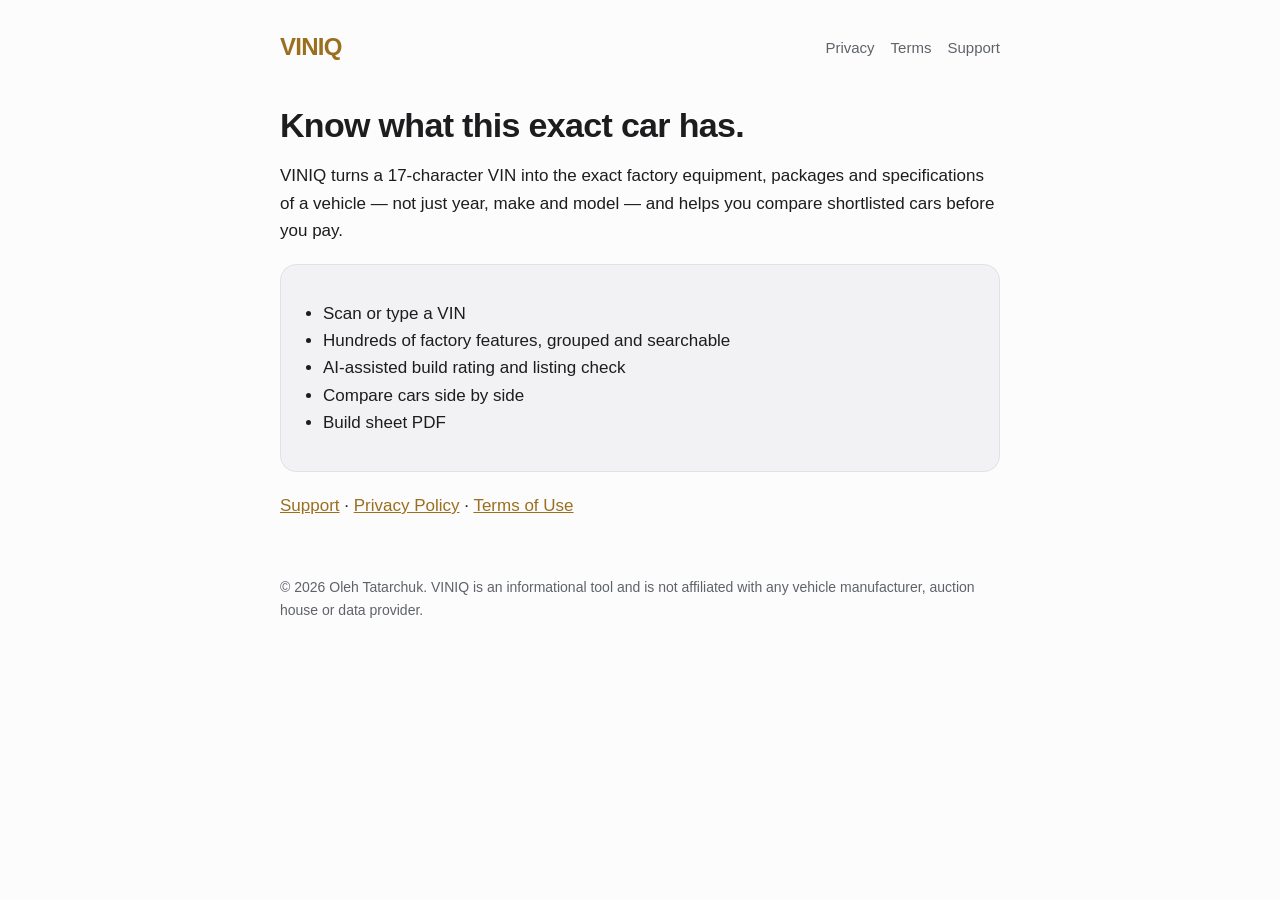
<file: index.html>
<!doctype html>
<html lang="en"><head><meta charset="utf-8">
<meta name="viewport" content="width=device-width,initial-scale=1">
<title>VINIQ — Know what this exact car has</title>
<meta name="description" content="VINIQ decodes a VIN into the exact factory equipment of a vehicle and helps you compare cars before you buy.">
<link rel="stylesheet" href="style.css">
</head><body>
<header><a class="brand" href="index.html">VINIQ</a>
<nav><a href="privacy.html">Privacy</a><a href="terms.html">Terms</a><a href="support.html">Support</a></nav></header>
<main>

<h1>Know what this exact car has.</h1>
<p>VINIQ turns a 17-character VIN into the exact factory equipment, packages and specifications of a vehicle &mdash; not just year, make and model &mdash; and helps you compare shortlisted cars before you pay.</p>
<div class="card"><ul>
<li>Scan or type a VIN</li><li>Hundreds of factory features, grouped and searchable</li>
<li>AI-assisted build rating and listing check</li><li>Compare cars side by side</li><li>Build sheet PDF</li></ul></div>
<p><a href="support.html">Support</a> &middot; <a href="privacy.html">Privacy Policy</a> &middot; <a href="terms.html">Terms of Use</a></p>
</main>
<footer>&copy; 2026 Oleh Tatarchuk. VINIQ is an informational tool and is not affiliated with any vehicle manufacturer, auction house or data provider.</footer>
</body></html>
</file>
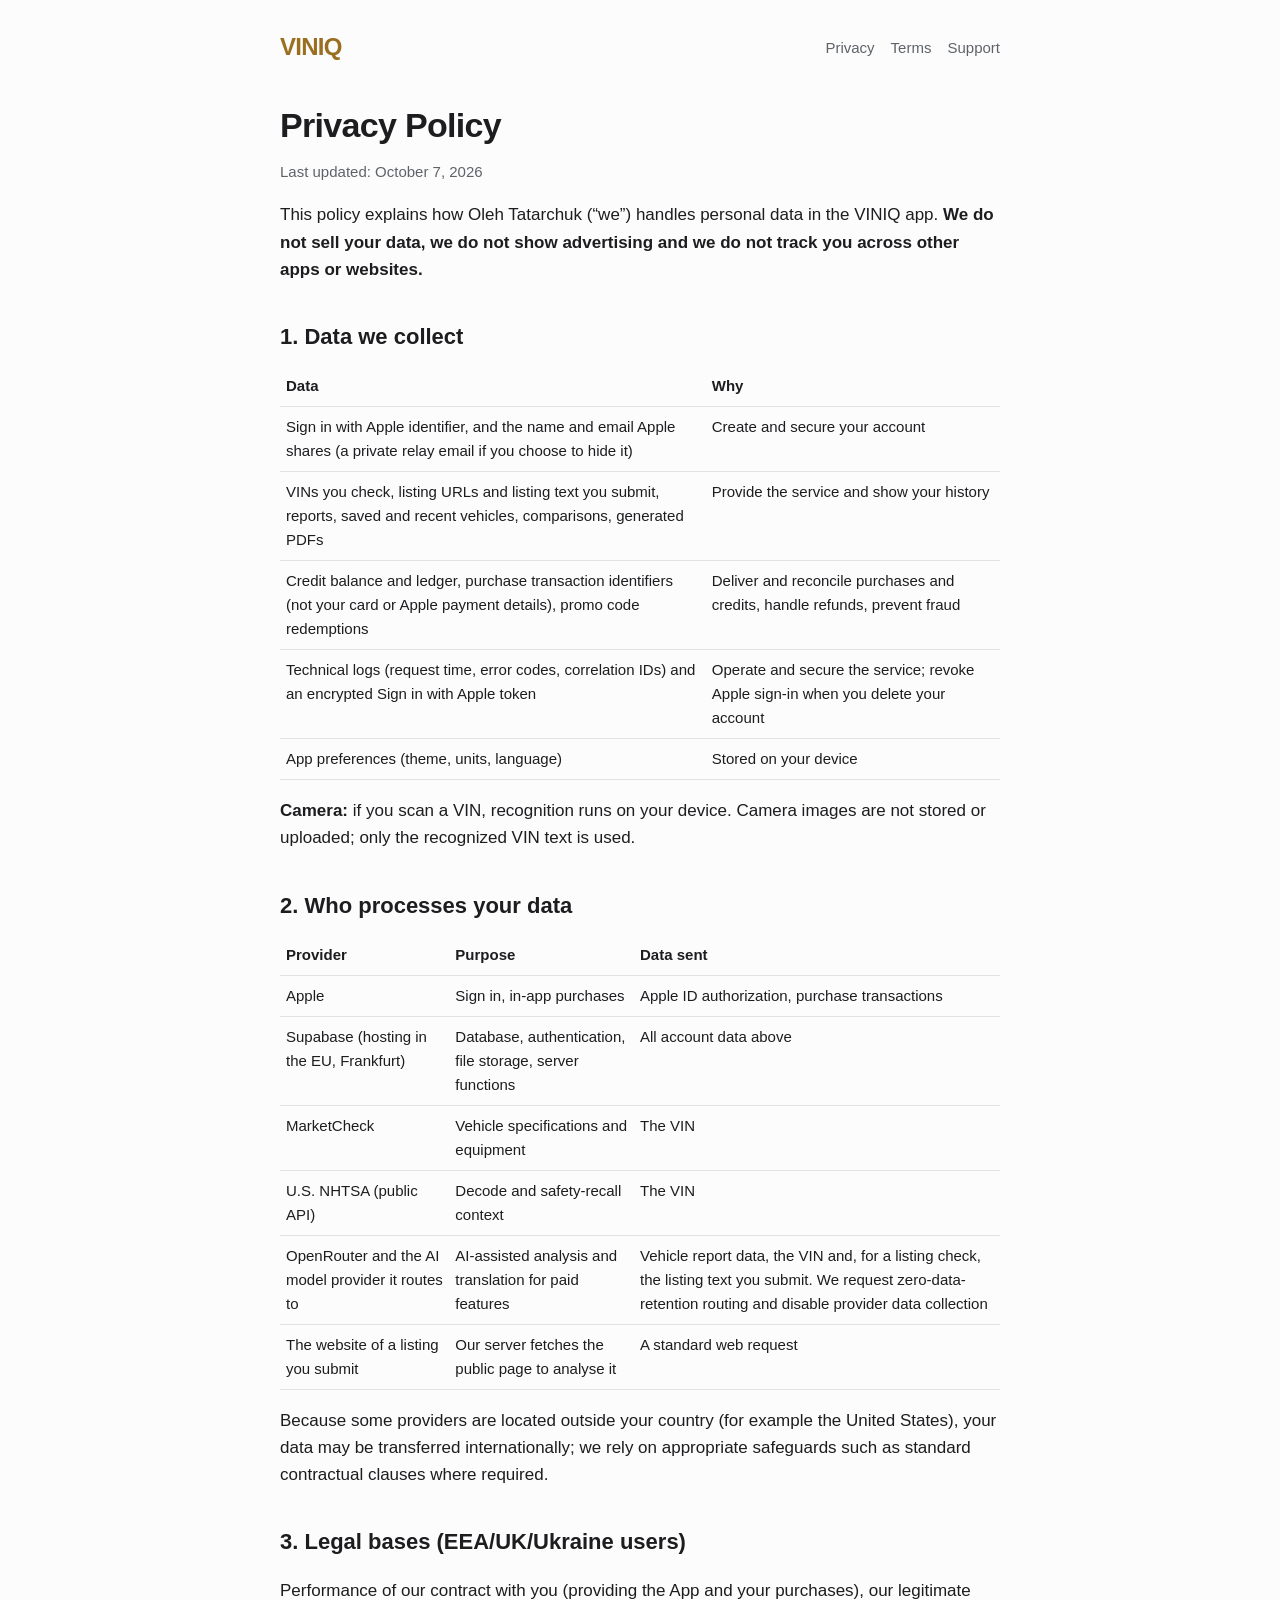
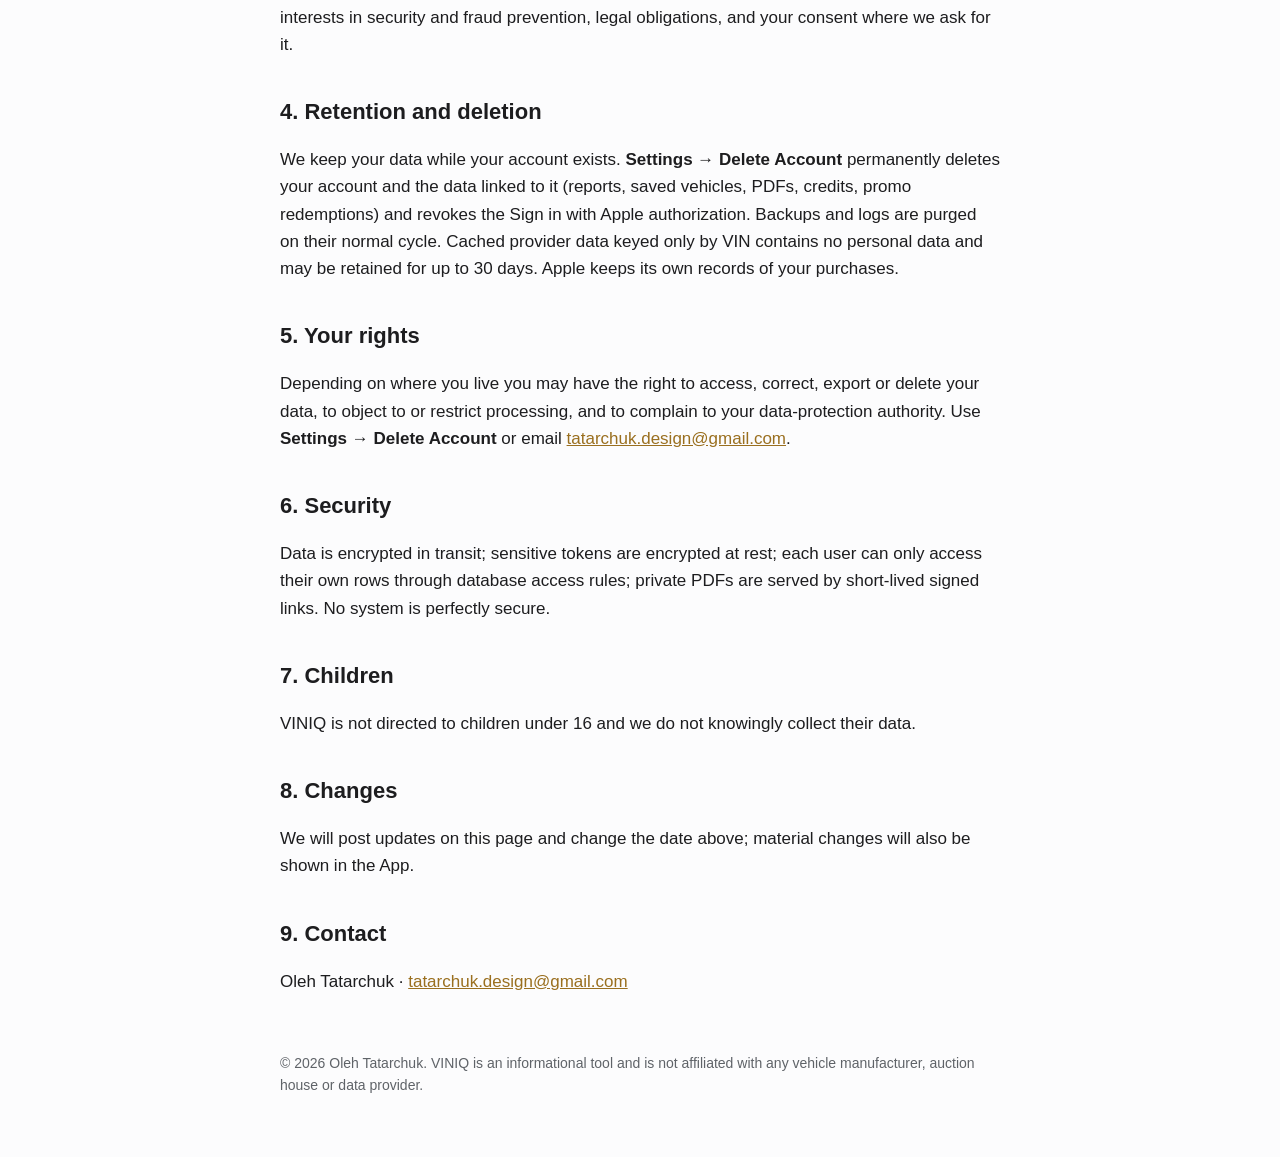
<file: privacy.html>
<!doctype html>
<html lang="en"><head><meta charset="utf-8">
<meta name="viewport" content="width=device-width,initial-scale=1">
<title>VINIQ Privacy Policy</title>
<meta name="description" content="What data VINIQ collects, why, who we share it with, and how you can delete it.">
<link rel="stylesheet" href="style.css">
</head><body>
<header><a class="brand" href="index.html">VINIQ</a>
<nav><a href="privacy.html">Privacy</a><a href="terms.html">Terms</a><a href="support.html">Support</a></nav></header>
<main>

<h1>Privacy Policy</h1>
<p class="muted">Last updated: October 7, 2026</p>
<p>This policy explains how Oleh Tatarchuk (&ldquo;we&rdquo;) handles personal data in the VINIQ app. <b>We do not sell your data, we do not show advertising and we do not track you across other apps or websites.</b></p>
<h2>1. Data we collect</h2>
<table><tr><th>Data</th><th>Why</th></tr>
<tr><td>Sign in with Apple identifier, and the name and email Apple shares (a private relay email if you choose to hide it)</td><td>Create and secure your account</td></tr>
<tr><td>VINs you check, listing URLs and listing text you submit, reports, saved and recent vehicles, comparisons, generated PDFs</td><td>Provide the service and show your history</td></tr>
<tr><td>Credit balance and ledger, purchase transaction identifiers (not your card or Apple payment details), promo code redemptions</td><td>Deliver and reconcile purchases and credits, handle refunds, prevent fraud</td></tr>
<tr><td>Technical logs (request time, error codes, correlation IDs) and an encrypted Sign in with Apple token</td><td>Operate and secure the service; revoke Apple sign-in when you delete your account</td></tr>
<tr><td>App preferences (theme, units, language)</td><td>Stored on your device</td></tr></table>
<p><b>Camera:</b> if you scan a VIN, recognition runs on your device. Camera images are not stored or uploaded; only the recognized VIN text is used.</p>
<h2>2. Who processes your data</h2>
<table><tr><th>Provider</th><th>Purpose</th><th>Data sent</th></tr>
<tr><td>Apple</td><td>Sign in, in-app purchases</td><td>Apple ID authorization, purchase transactions</td></tr>
<tr><td>Supabase (hosting in the EU, Frankfurt)</td><td>Database, authentication, file storage, server functions</td><td>All account data above</td></tr>
<tr><td>MarketCheck</td><td>Vehicle specifications and equipment</td><td>The VIN</td></tr>
<tr><td>U.S. NHTSA (public API)</td><td>Decode and safety-recall context</td><td>The VIN</td></tr>
<tr><td>OpenRouter and the AI model provider it routes to</td><td>AI-assisted analysis and translation for paid features</td><td>Vehicle report data, the VIN and, for a listing check, the listing text you submit. We request zero-data-retention routing and disable provider data collection</td></tr>
<tr><td>The website of a listing you submit</td><td>Our server fetches the public page to analyse it</td><td>A standard web request</td></tr></table>
<p>Because some providers are located outside your country (for example the United States), your data may be transferred internationally; we rely on appropriate safeguards such as standard contractual clauses where required.</p>
<h2>3. Legal bases (EEA/UK/Ukraine users)</h2>
<p>Performance of our contract with you (providing the App and your purchases), our legitimate interests in security and fraud prevention, legal obligations, and your consent where we ask for it.</p>
<h2>4. Retention and deletion</h2>
<p>We keep your data while your account exists. <b>Settings &rarr; Delete Account</b> permanently deletes your account and the data linked to it (reports, saved vehicles, PDFs, credits, promo redemptions) and revokes the Sign in with Apple authorization. Backups and logs are purged on their normal cycle. Cached provider data keyed only by VIN contains no personal data and may be retained for up to 30 days. Apple keeps its own records of your purchases.</p>
<h2>5. Your rights</h2>
<p>Depending on where you live you may have the right to access, correct, export or delete your data, to object to or restrict processing, and to complain to your data-protection authority. Use <b>Settings &rarr; Delete Account</b> or email <a href="mailto:tatarchuk.design@gmail.com">tatarchuk.design@gmail.com</a>.</p>
<h2>6. Security</h2>
<p>Data is encrypted in transit; sensitive tokens are encrypted at rest; each user can only access their own rows through database access rules; private PDFs are served by short-lived signed links. No system is perfectly secure.</p>
<h2>7. Children</h2>
<p>VINIQ is not directed to children under 16 and we do not knowingly collect their data.</p>
<h2>8. Changes</h2>
<p>We will post updates on this page and change the date above; material changes will also be shown in the App.</p>
<h2>9. Contact</h2>
<p>Oleh Tatarchuk &middot; <a href="mailto:tatarchuk.design@gmail.com">tatarchuk.design@gmail.com</a></p>
</main>
<footer>&copy; 2026 Oleh Tatarchuk. VINIQ is an informational tool and is not affiliated with any vehicle manufacturer, auction house or data provider.</footer>
</body></html>
</file>
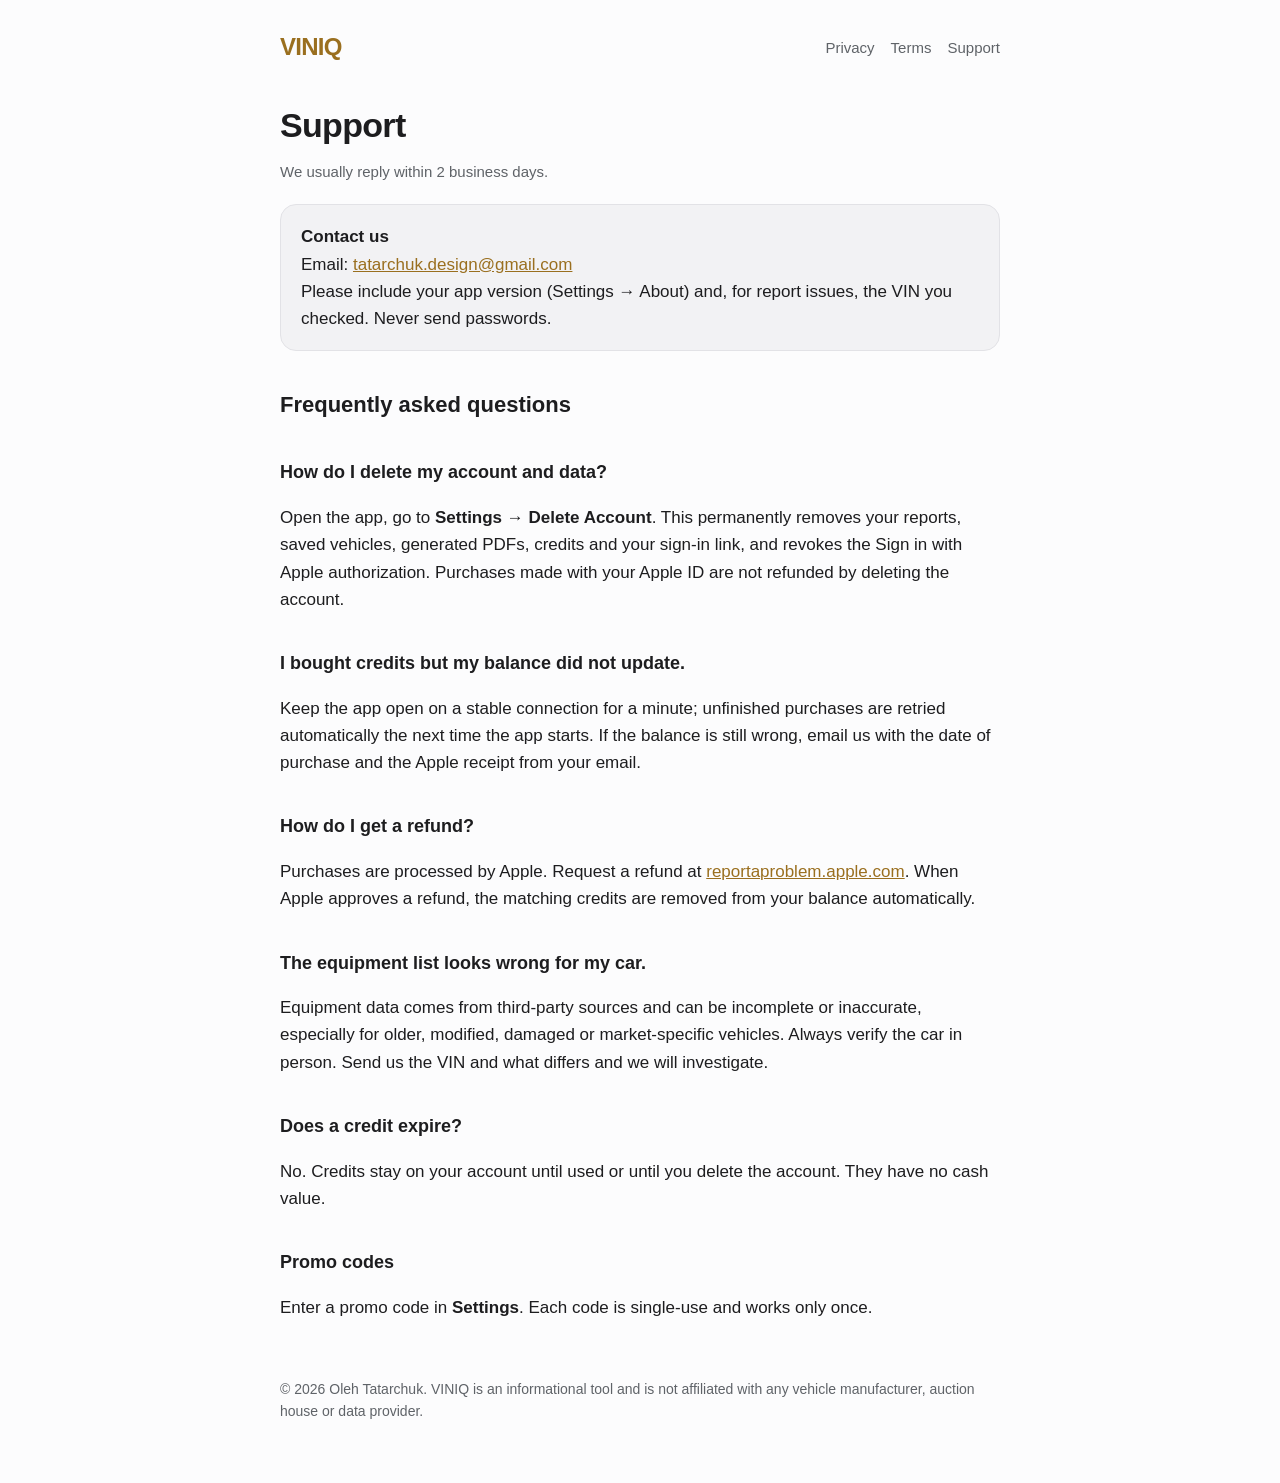
<file: support.html>
<!doctype html>
<html lang="en"><head><meta charset="utf-8">
<meta name="viewport" content="width=device-width,initial-scale=1">
<title>VINIQ Support</title>
<meta name="description" content="Get help with VINIQ: contact, FAQ, account deletion and purchases.">
<link rel="stylesheet" href="style.css">
</head><body>
<header><a class="brand" href="index.html">VINIQ</a>
<nav><a href="privacy.html">Privacy</a><a href="terms.html">Terms</a><a href="support.html">Support</a></nav></header>
<main>

<h1>Support</h1>
<p class="muted">We usually reply within 2 business days.</p>
<div class="card"><strong>Contact us</strong><br>Email: <a href="mailto:tatarchuk.design@gmail.com">tatarchuk.design@gmail.com</a><br>
Please include your app version (Settings &rarr; About) and, for report issues, the VIN you checked. Never send passwords.</div>
<h2>Frequently asked questions</h2>
<h2 style="font-size:18px">How do I delete my account and data?</h2>
<p>Open the app, go to <b>Settings &rarr; Delete Account</b>. This permanently removes your reports, saved vehicles, generated PDFs, credits and your sign-in link, and revokes the Sign in with Apple authorization. Purchases made with your Apple ID are not refunded by deleting the account.</p>
<h2 style="font-size:18px">I bought credits but my balance did not update.</h2>
<p>Keep the app open on a stable connection for a minute; unfinished purchases are retried automatically the next time the app starts. If the balance is still wrong, email us with the date of purchase and the Apple receipt from your email.</p>
<h2 style="font-size:18px">How do I get a refund?</h2>
<p>Purchases are processed by Apple. Request a refund at <a href="https://reportaproblem.apple.com">reportaproblem.apple.com</a>. When Apple approves a refund, the matching credits are removed from your balance automatically.</p>
<h2 style="font-size:18px">The equipment list looks wrong for my car.</h2>
<p>Equipment data comes from third-party sources and can be incomplete or inaccurate, especially for older, modified, damaged or market-specific vehicles. Always verify the car in person. Send us the VIN and what differs and we will investigate.</p>
<h2 style="font-size:18px">Does a credit expire?</h2>
<p>No. Credits stay on your account until used or until you delete the account. They have no cash value.</p>
<h2 style="font-size:18px">Promo codes</h2>
<p>Enter a promo code in <b>Settings</b>. Each code is single-use and works only once.</p>
</main>
<footer>&copy; 2026 Oleh Tatarchuk. VINIQ is an informational tool and is not affiliated with any vehicle manufacturer, auction house or data provider.</footer>
</body></html>
</file>
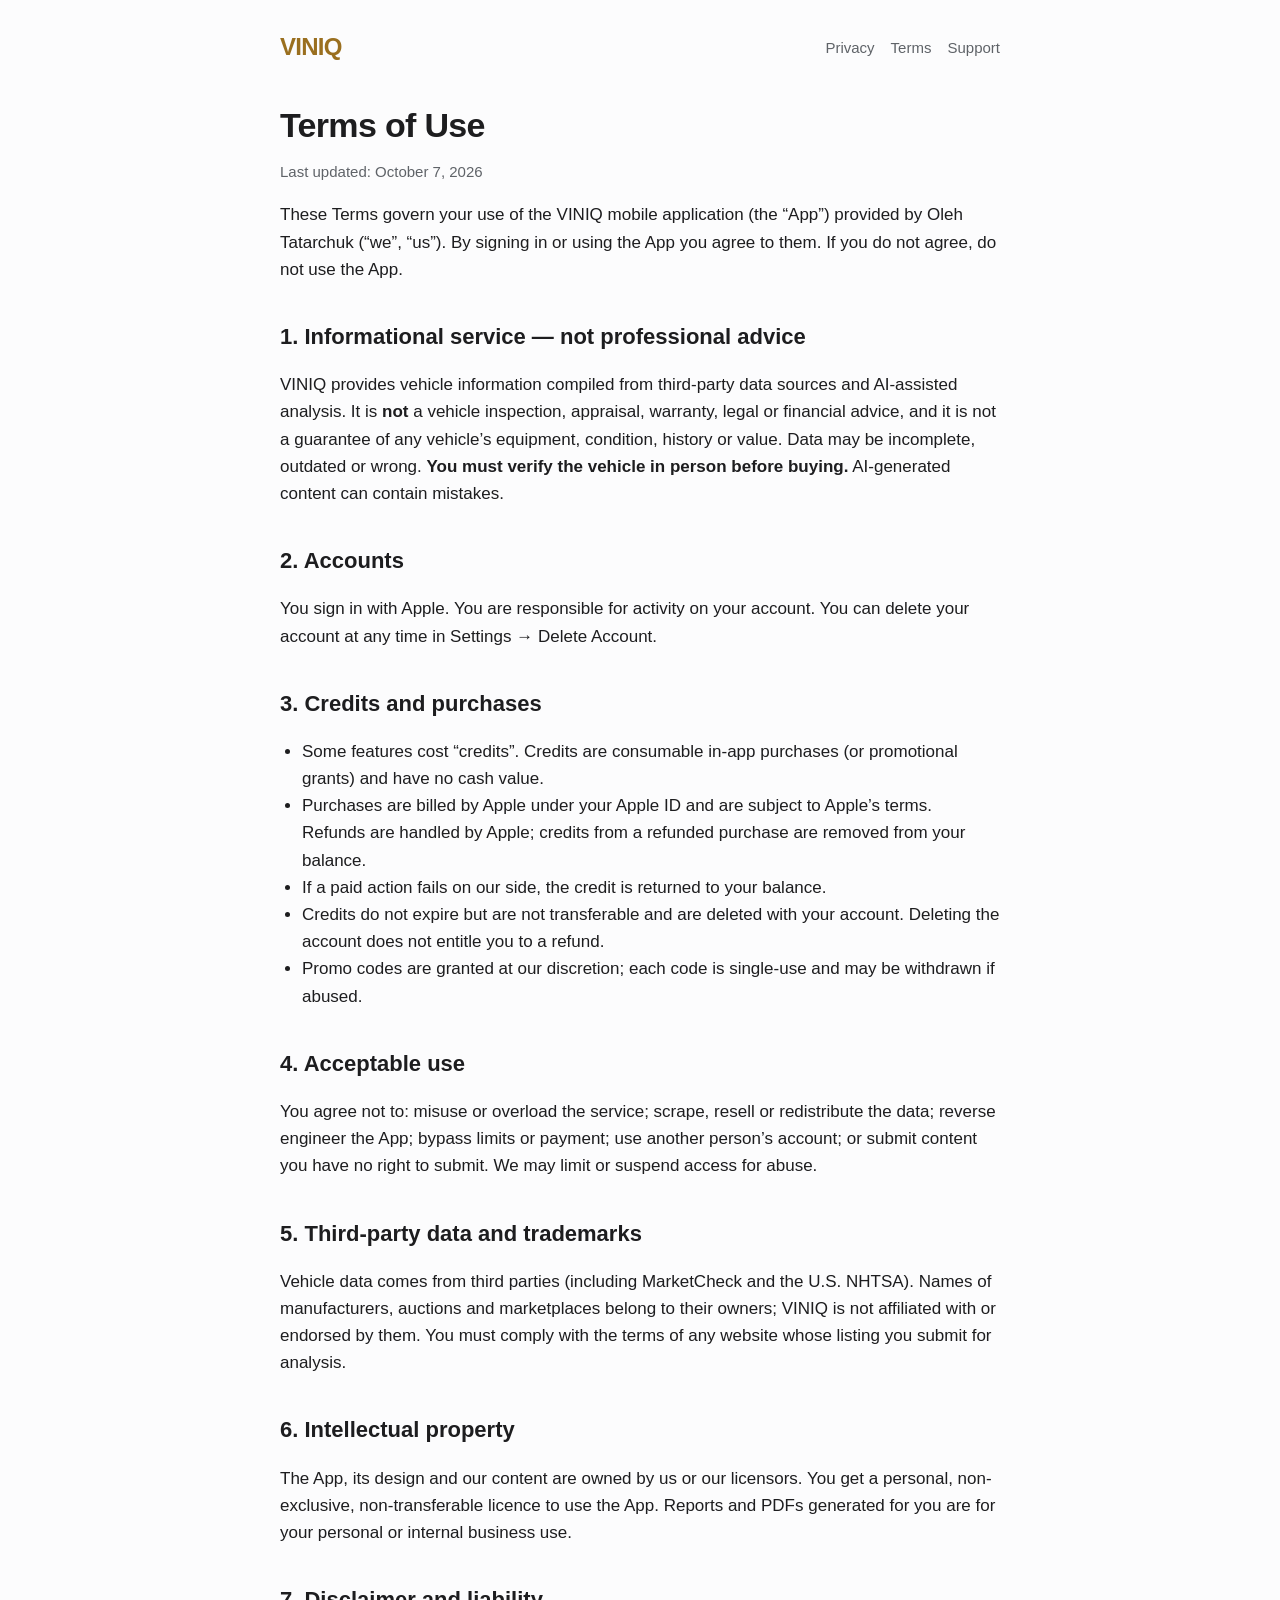
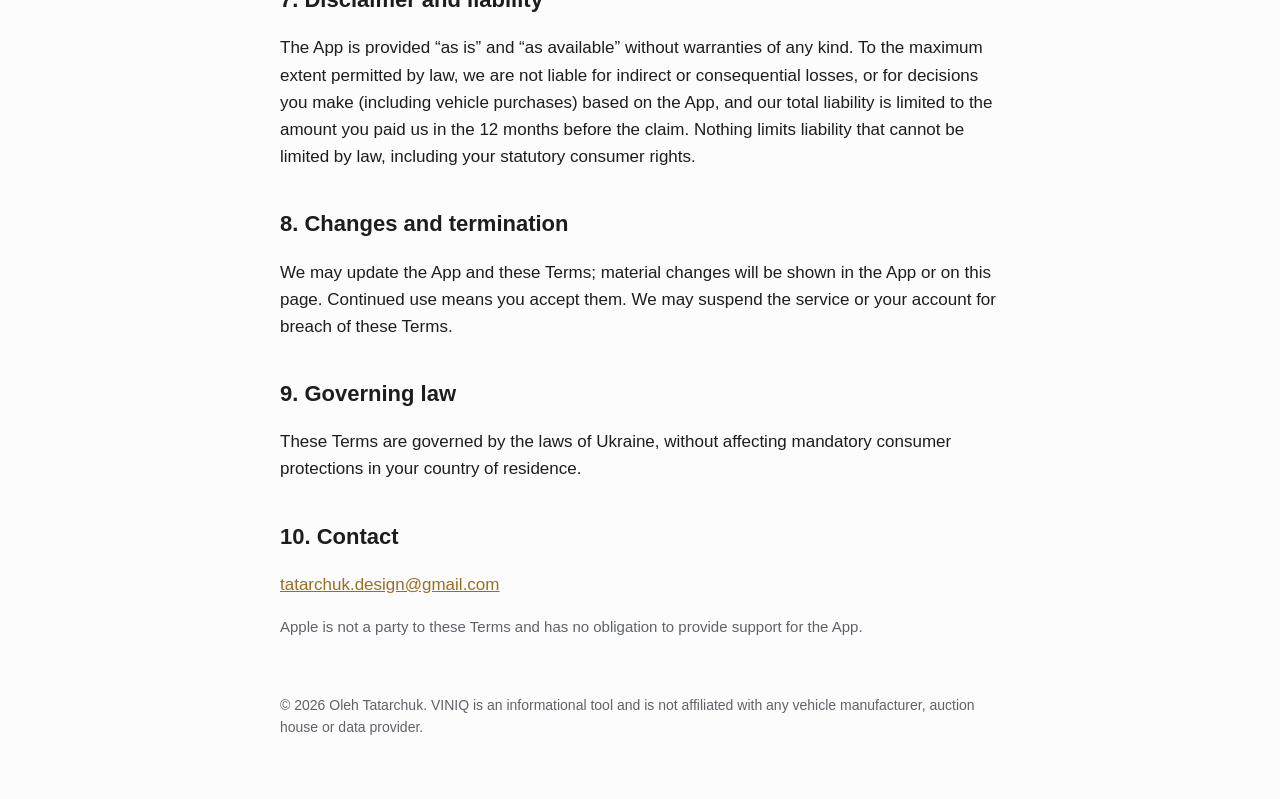
<file: terms.html>
<!doctype html>
<html lang="en"><head><meta charset="utf-8">
<meta name="viewport" content="width=device-width,initial-scale=1">
<title>VINIQ Terms of Use</title>
<meta name="description" content="The terms that govern your use of the VINIQ app.">
<link rel="stylesheet" href="style.css">
</head><body>
<header><a class="brand" href="index.html">VINIQ</a>
<nav><a href="privacy.html">Privacy</a><a href="terms.html">Terms</a><a href="support.html">Support</a></nav></header>
<main>

<h1>Terms of Use</h1>
<p class="muted">Last updated: October 7, 2026</p>
<p>These Terms govern your use of the VINIQ mobile application (the &ldquo;App&rdquo;) provided by Oleh Tatarchuk (&ldquo;we&rdquo;, &ldquo;us&rdquo;). By signing in or using the App you agree to them. If you do not agree, do not use the App.</p>
<h2>1. Informational service &mdash; not professional advice</h2>
<p>VINIQ provides vehicle information compiled from third-party data sources and AI-assisted analysis. It is <b>not</b> a vehicle inspection, appraisal, warranty, legal or financial advice, and it is not a guarantee of any vehicle&rsquo;s equipment, condition, history or value. Data may be incomplete, outdated or wrong. <b>You must verify the vehicle in person before buying.</b> AI-generated content can contain mistakes.</p>
<h2>2. Accounts</h2>
<p>You sign in with Apple. You are responsible for activity on your account. You can delete your account at any time in Settings &rarr; Delete Account.</p>
<h2>3. Credits and purchases</h2>
<ul><li>Some features cost &ldquo;credits&rdquo;. Credits are consumable in-app purchases (or promotional grants) and have no cash value.</li>
<li>Purchases are billed by Apple under your Apple ID and are subject to Apple&rsquo;s terms. Refunds are handled by Apple; credits from a refunded purchase are removed from your balance.</li>
<li>If a paid action fails on our side, the credit is returned to your balance.</li>
<li>Credits do not expire but are not transferable and are deleted with your account. Deleting the account does not entitle you to a refund.</li>
<li>Promo codes are granted at our discretion; each code is single-use and may be withdrawn if abused.</li></ul>
<h2>4. Acceptable use</h2>
<p>You agree not to: misuse or overload the service; scrape, resell or redistribute the data; reverse engineer the App; bypass limits or payment; use another person&rsquo;s account; or submit content you have no right to submit. We may limit or suspend access for abuse.</p>
<h2>5. Third-party data and trademarks</h2>
<p>Vehicle data comes from third parties (including MarketCheck and the U.S. NHTSA). Names of manufacturers, auctions and marketplaces belong to their owners; VINIQ is not affiliated with or endorsed by them. You must comply with the terms of any website whose listing you submit for analysis.</p>
<h2>6. Intellectual property</h2>
<p>The App, its design and our content are owned by us or our licensors. You get a personal, non-exclusive, non-transferable licence to use the App. Reports and PDFs generated for you are for your personal or internal business use.</p>
<h2>7. Disclaimer and liability</h2>
<p>The App is provided &ldquo;as is&rdquo; and &ldquo;as available&rdquo; without warranties of any kind. To the maximum extent permitted by law, we are not liable for indirect or consequential losses, or for decisions you make (including vehicle purchases) based on the App, and our total liability is limited to the amount you paid us in the 12 months before the claim. Nothing limits liability that cannot be limited by law, including your statutory consumer rights.</p>
<h2>8. Changes and termination</h2>
<p>We may update the App and these Terms; material changes will be shown in the App or on this page. Continued use means you accept them. We may suspend the service or your account for breach of these Terms.</p>
<h2>9. Governing law</h2>
<p>These Terms are governed by the laws of Ukraine, without affecting mandatory consumer protections in your country of residence.</p>
<h2>10. Contact</h2>
<p><a href="mailto:tatarchuk.design@gmail.com">tatarchuk.design@gmail.com</a></p>
<p class="muted">Apple is not a party to these Terms and has no obligation to provide support for the App.</p>
</main>
<footer>&copy; 2026 Oleh Tatarchuk. VINIQ is an informational tool and is not affiliated with any vehicle manufacturer, auction house or data provider.</footer>
</body></html>
</file>
<file: style.css>
:root{--bg:#fcfcfd;--fg:#1d1d1f;--muted:#5f6368;--card:#f2f2f4;--accent:#9a6f1f;--line:#e2e2e6}
@media (prefers-color-scheme:dark){:root{--bg:#080a0f;--fg:#f2f2f4;--muted:#a3a8b3;--card:#14161e;--accent:#ddae62;--line:#262a35}}
*{box-sizing:border-box}
body{margin:0;background:var(--bg);color:var(--fg);font:17px/1.6 -apple-system,BlinkMacSystemFont,"SF Pro Text","Segoe UI",Roboto,sans-serif}
main,header,footer{max-width:760px;margin:0 auto;padding:0 20px}
header{padding-top:28px;display:flex;justify-content:space-between;align-items:center;flex-wrap:wrap;gap:8px}
.brand{font-weight:800;letter-spacing:-.03em;font-size:24px;color:var(--accent);text-decoration:none}
nav a{color:var(--muted);text-decoration:none;margin-left:16px;font-size:15px}
nav a:hover{color:var(--fg)}
h1{font-size:34px;line-height:1.15;letter-spacing:-.02em;margin:40px 0 8px}
h2{font-size:22px;margin:36px 0 8px}
p,li{color:var(--fg)}
.muted{color:var(--muted);font-size:15px}
a{color:var(--accent)}
ul{padding-left:22px}
.card{background:var(--card);border:1px solid var(--line);border-radius:16px;padding:18px 20px;margin:20px 0}
table{border-collapse:collapse;width:100%;font-size:15px;margin:12px 0}
th,td{border-bottom:1px solid var(--line);padding:8px 6px;text-align:left;vertical-align:top}
footer{padding:40px 20px 60px;color:var(--muted);font-size:14px}
</file>
